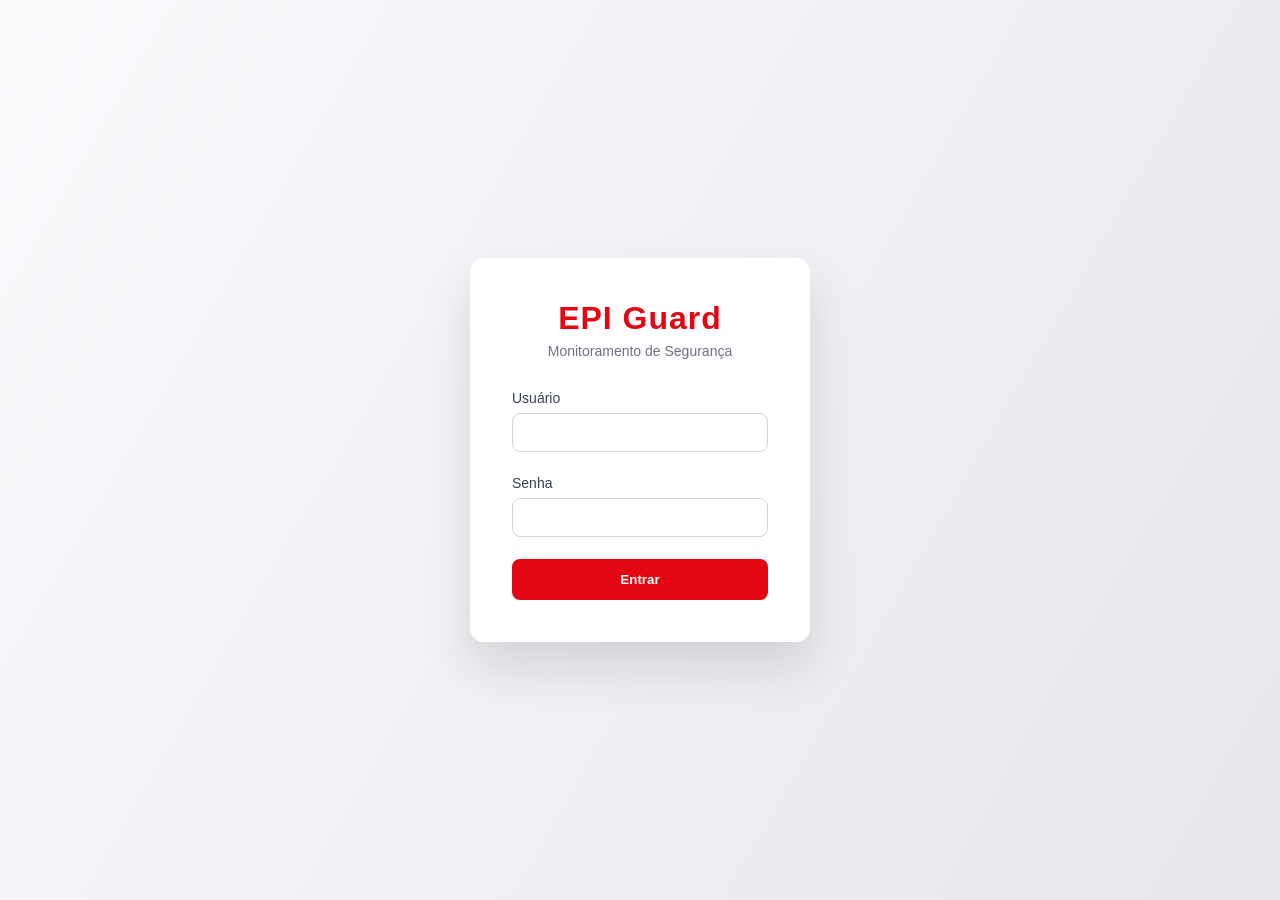
<file: epi2.0/pages/index.html>
<!DOCTYPE html>
<html lang="pt-br">
<head>
    <meta charset="UTF-8">
    <title>Login - EPI Guard</title>
    <link rel="stylesheet" href="../css/index.css">

    <style>
        .login-container {
            transition: transform 0.4s ease, opacity 0.6s ease;
        }
        .login-container.slide-up {
            transform: translateY(-100vh);
            opacity: 0;
        }
        .erro {
            color: red;
            margin-top: 10px;
            font-size: 14px;
        }
    </style>
</head>

<body>

<div class="login-container" id="loginContainer">
    <div class="login-box">
        <h1>EPI Guard</h1>
        <p>Monitoramento de Segurança</p>

        <form method="POST" action="autenticar.php" onsubmit="animarLogin(event)">
            <div class="input-group">
                <label>Usuário</label>
                <input type="text" name="usuario" required>
            </div>

            <div class="input-group">
                <label>Senha</label>
                <input type="password" name="senha" required>
            </div>

            <button type="submit" onclick="entrar()">Entrar</button>

         
        </form>
    </div>
</div>

<script src="../js/index.js" defer></script>

</body>
</html>
</file>
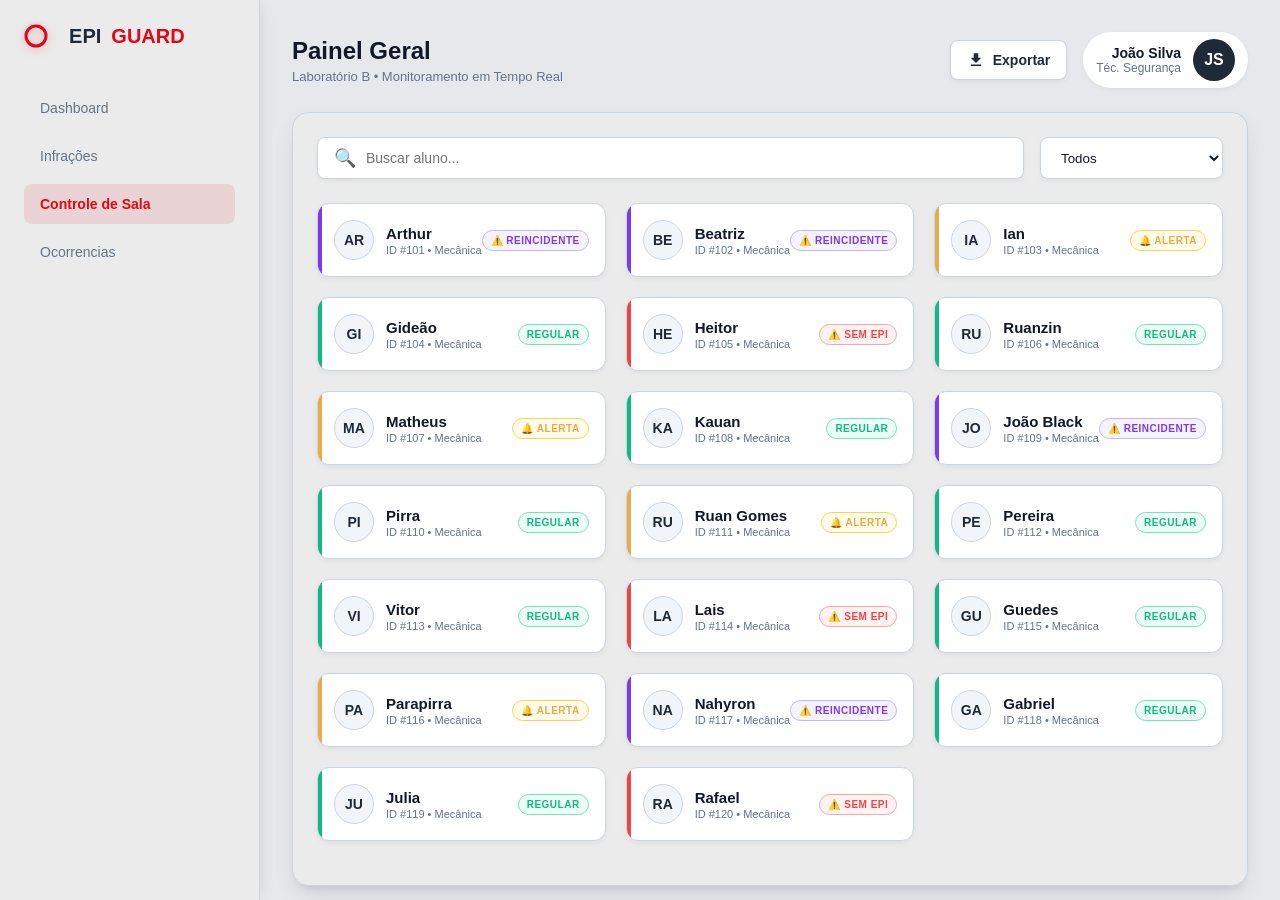
<file: epi2.0/pages/controleSala.html>
<!DOCTYPE html>
<html lang="pt-br">

<head>
    <meta charset="UTF-8">
    <meta name="viewport" content="width=device-width, initial-scale=1.0">
    <title>EPI Guard | Controle de Turma</title>
    <link rel="stylesheet" href="../css/ControleSala.css">
</head>

<body>
    <aside class="sidebar">
        <div class="brand">
            <svg width="24" height="24" viewBox="0 0 24 24" fill="none" stroke="#E30613" stroke-width="3"
                style="filter: drop-shadow(0 2px 4px rgba(227, 6, 19, 0.3));">
                <circle cx="12" cy="12" r="10" />
            </svg>
            &nbsp; EPI <span>GUARD</span>
        </div>
        <nav class="nav-menu">
            <a class="nav-item " href="dashboard.html"> Dashboard</a>
            <a class="nav-item" href="/infraçoes.html"> Infrações</a>
            <a class="nav-item active" href="controleSala.html"> Controle de Sala</a>
            <a class="nav-item" href="/ocorrencias.html">Ocorrencias</a>
        </nav>
    </aside>


    <main class="main-content">
        <header class="header">
            <div class="page-title">
                <h1>Painel Geral</h1>
                <p>Laboratório B • Monitoramento em Tempo Real</p>
            </div>

            <div class="header-actions">
                <button class="btn-export" onclick="exportData()">
                    <svg viewBox="0 0 24 24">
                        <path d="M5 20h14v-2H5v2zM19 9h-4V3H9v6H5l7 7 7-7z" />
                    </svg>
                    Exportar
                </button>

                <div class="user-profile-trigger" id="profileTrigger" onclick="toggleInstructorCard()">
                    <div class="user-info-mini">
                        <span class="user-name">João Silva</span>
                        <span class="user-role">Téc. Segurança</span>
                    </div>
                    <div class="user-avatar">JS</div>
                </div>
            </div>

            <div class="instructor-card" id="instructorCard">
                <div style="margin-bottom: 20px;">
                    <h3>João Silva</h3>
                    <p style="color: #64748B; font-size: 13px;">ID: 9821-BR</p>
                </div>
                <div class="detail-row">
                    <span class="detail-label">Cargo</span>
                    <span class="detail-value">Supervisor</span>
                </div>
                <div class="detail-row">
                    <span class="detail-label">Turno</span>
                    <span class="detail-value">Manhã/Tarde</span>
                </div>
                <div class="detail-row">
                    <span class="detail-label">Status</span>
                    <span class="detail-value" style="color:var(--success)">Online</span>
                </div>
                <button class="btn-close-card" onclick="toggleInstructorCard()">Sair</button>
            </div>
        </header>

        <div class="dashboard-container">
            <div class="content-card">
                <div class="controls-bar">
                    <div class="search-wrapper">
                        <span class="search-icon">🔍</span>
                        <input type="text" class="search-input" id="searchInput" placeholder="Buscar aluno...">
                    </div>
                    <select class="filter-select" id="statusFilter">
                        <option value="all"> Todos</option>
                        <option value="Risk"> Risco Ativo</option>
                        <option value="History"> Histórico</option>
                        <option value="Repeat"> Reincidentes (Crítico)</option>
                        <option value="Safe"> Regulares</option>
                    </select>
                </div>

                <div class="student-list" id="studentList">
                </div>
            </div>
        </div>
    </main>

    <div class="modal-overlay" id="detailModal">
        <div class="modal-content">
            <div class="modal-header">
                <div class="modal-title">
                    <h2 id="modalName">Nome</h2>
                    <p id="modalCourse">Curso</p>
                </div>
                <button class="close-btn" onclick="closeModal()">✕</button>
            </div>

            <h4 style="margin-bottom: 12px; font-size: 14px; color: var(--text-secondary);">Checklist (Tempo Real)</h4>
            <div class="epi-list" id="modalEpiList"></div>

            <div class="modal-actions" id="modalFooterActions">
            </div>
        </div>
    </div>
  <script src="../js/crontroleSala.js" defer></script>
    
</body>

</html>
</file>
<file: epi2.0/css/index.css>
* {
    margin: 0;
    padding: 0;
    box-sizing: border-box;
    font-family: "Segoe UI", Arial, Helvetica, sans-serif;
}

body {
    height: 100vh;
    background: linear-gradient(120deg, #f8fafc, #e5e7eb);
    display: flex;
    align-items: center;
    justify-content: center;
}

/* Container */
.login-container {
    animation: fadeIn 0.8s ease;
}

/* Caixa */
.login-box {
    background: #ffffff;
    padding: 42px;
    width: 340px;
    border-radius: 14px;
    box-shadow: 0 25px 50px rgba(0, 0, 0, 0.12);
    text-align: center;
}

/* Título */
.login-box h1 {
    color: #E30613;
    margin-bottom: 6px;
    font-weight: 700;
    letter-spacing: 1px;
}

.login-box p {
    font-size: 14px;
    color: #6b7280;
    margin-bottom: 30px;
}

/* Inputs */
.input-group {
    text-align: left;
    margin-bottom: 22px;
}

.input-group label {
    font-size: 14px;
    color: #374151;
}

.input-group input {
    width: 100%;
    padding: 11px;
    margin-top: 6px;
    border-radius: 8px;
    border: 1px solid #d1d5db;
    outline: none;
    transition: all 0.3s ease;
}

.input-group input:focus {
    border-color: #E30613;
    box-shadow: 0 0 0 3px rgba(227, 6, 19, 0.15);
}

/* Botão */
button {
    width: 100%;
    padding: 13px;
    background: #E30613;
    color: #ffffff;
    font-weight: bold;
    border: none;
    border-radius: 8px;
    cursor: pointer;
    transition: all 0.3s ease;
}

button:hover {
    background: #c20510;
    transform: translateY(-2px);
    box-shadow: 0 12px 20px rgba(227, 6, 19, 0.35);
}

button:active {
    transform: translateY(0);
    box-shadow: 0 6px 12px rgba(227, 6, 19, 0.25);
}

/* Animação */
@keyframes fadeIn {
    from {
        opacity: 0;
        transform: translateY(20px);
    }

    to {
        opacity: 1;
        transform: translateY(0);
    }
}

a {
    font-style: none;
    color: white;
    text-decoration: none;

}

/* --- MANTENHA O SEU 'body' COMO ESTÁ --- */

/* Adicione apenas isto para a SAÍDA (Slide para a Esquerda) */
body.page-exit {
    /* Sobrescreve a animação de entrada e inicia a de saída */
    animation: pageSlideOut 0.4s cubic-bezier(0.5, 0, 0.1, 1) forwards;
    pointer-events: none;
    /* Bloqueia cliques durante a saída */
}

@keyframes pageSlideOut {
    0% {
        opacity: 1;
        transform: translateX(0);
    }

    100% {
        opacity: 0;
        transform: translateX(-80px);
        /* Desliza para a esquerda */
    }
}
</file>
<file: epi2.0/css/ControleSala.css>
/* --- 1. VARIÁVEIS E RESET (Visual Novo - Igual Referência) --- */
        :root {
            --primary: #E30613;
            /* Vermelho SENAI */
            --primary-dark: #bf040f;
            --primary-light: rgba(227, 6, 19, 0.1);
            --secondary: #1F2937;
            --text-main: #111827;
            --text-muted: #64748B;

            /* Fundo e Cards Novos */
            --bg-body: #e6e8ec;
            --bg-card: #ebebeb;
            --bg-white: #ffffff;

            --success: #10B981;
            --danger: #EF4444;
            --warning: #e6ac48;
            --repeat: #7C3AED;
            /* Roxo para reincidentes */

            /* Bordas e Raios */
            --border: #CBD5E1;
            --radius: 16px;
        }

        * {
            margin: 0;
            padding: 0;
            box-sizing: border-box;
            font-family: 'Inter', sans-serif;
        }

        body {
            background-color: var(--bg-body);
            display: flex;
            height: 100vh;
            overflow: hidden;
            color: var(--text-main);
        }

        /* --- 2. SIDEBAR (PADRÃO NOVO) --- */
        .sidebar {
            width: 260px;
            background: var(--bg-card);
            padding: 24px;
            display: flex;
            flex-direction: column;
            border-right: 1px solid var(--border);
            flex-shrink: 0;
            box-shadow: 4px 0 15px -5px rgba(0, 0, 0, 0.1);
            z-index: 10;
        }

        .brand {
            display: flex;
            align-items: center;
            gap: 10px;
            font-size: 20px;
            font-weight: 800;
            color: var(--secondary);
            margin-bottom: 40px;
        }

        .brand span {
            color: var(--primary);
        }

        .nav-menu {
            display: flex;
            flex-direction: column;
            gap: 8px;
        }

        .nav-item {
            display: flex;
            align-items: center;
            gap: 12px;
            padding: 12px 16px;
            color: var(--text-muted);
            text-decoration: none;
            border-radius: 8px;
            font-size: 14px;
            font-weight: 500;
            transition: 0.2s;
        }

        .nav-item:hover,
        .nav-item.active {
            background-color: var(--primary-light);
            color: var(--primary);
            font-weight: 700;
        }

        /* --- 3. MAIN CONTENT & HEADER --- */
        .main-content {
            flex: 1;
            padding: 32px;
            overflow-y: auto;
            display: flex;
            flex-direction: column;
            gap: 24px;
        }

        .header {
            display: flex;
            justify-content: space-between;
            align-items: center;
        }

        .page-title h1 {
            font-size: 24px;
            font-weight: 700;
        }

        .page-title p {
            font-size: 13px;
            color: var(--text-muted);
            margin-top: 4px;
        }

        .header-actions {
            display: flex;
            align-items: center;
            gap: 16px;
        }

        .btn-export {
            display: flex;
            align-items: center;
            gap: 8px;
            background: white;
            border: 1px solid var(--border);
            padding: 10px 16px;
            border-radius: 8px;
            font-size: 14px;
            font-weight: 600;
            cursor: pointer;
            transition: all 0.2s;
            color: var(--secondary);
            box-shadow: 0 2px 4px rgba(0, 0, 0, 0.05);
        }

        .btn-export:hover {
            border-color: var(--primary);
            color: var(--primary);
            box-shadow: 0 4px 8px rgba(227, 6, 19, 0.15);
        }

        .btn-export svg {
            width: 18px;
            height: 18px;
            fill: currentColor;
        }

        /* Perfil */
        .user-profile-trigger {
            display: flex;
            align-items: center;
            gap: 12px;
            cursor: pointer;
            padding: 6px 12px;
            border-radius: 50px;
            border: 1px solid transparent;
            transition: 0.2s;
            background: white;
            box-shadow: 0 2px 5px rgba(0, 0, 0, 0.05);
        }

        .user-profile-trigger:hover {
            border-color: var(--border);
            box-shadow: 0 4px 10px rgba(0, 0, 0, 0.1);
        }

        .user-info-mini {
            text-align: right;
        }

        .user-name {
            display: block;
            font-size: 14px;
            font-weight: 700;
            color: var(--text-main);
        }

        .user-role {
            display: block;
            font-size: 12px;
            color: var(--text-muted);
        }

        .user-avatar {
            width: 42px;
            height: 42px;
            background: var(--secondary);
            color: white;
            border-radius: 50%;
            display: flex;
            align-items: center;
            justify-content: center;
            font-weight: 700;
            font-size: 16px;
        }

        /* Popup Instrutor */
        .instructor-card {
            position: absolute;
            top: 90px;
            right: 32px;
            width: 320px;
            background: white;
            padding: 24px;
            border-radius: 16px;
            box-shadow: 0 20px 50px -10px rgba(0, 0, 0, 0.25);
            border: 1px solid var(--border);
            display: none;
            z-index: 100;
            animation: slideIn 0.2s ease;
        }

        .instructor-card.active {
            display: block;
        }

        @keyframes slideIn {
            from {
                opacity: 0;
                transform: translateY(-10px);
            }

            to {
                opacity: 1;
                transform: translateY(0);
            }
        }

        .detail-row {
            display: flex;
            justify-content: space-between;
            margin-bottom: 12px;
            font-size: 14px;
            border-bottom: 1px solid var(--border);
            padding-bottom: 8px;
        }

        .detail-label {
            color: var(--text-muted);
        }

        .detail-value {
            font-weight: 600;
            color: var(--secondary);
        }

        .btn-close-card {
            width: 100%;
            padding: 10px;
            margin-top: 15px;
            background: #f1f5f9;
            border: none;
            border-radius: 8px;
            color: var(--text-muted);
            cursor: pointer;
            font-weight: 600;
            transition: 0.2s;
        }

        .btn-close-card:hover {
            background: #e2e8f0;
            color: var(--secondary);
        }

        /* --- 4. ÁREA DE CONTEÚDO (TURMA) --- */

        .dashboard-container {
            display: flex;
            flex-direction: column;
            gap: 20px;
        }

        /* CARD PRINCIPAL (Estilo da Referência aplicado ao content-card) */
        .content-card {
            background: var(--bg-card);
            border-radius: var(--radius);
            padding: 24px;
            /* Sombra forte e borda nítida da referência */
            box-shadow: 0 10px 25px -5px rgba(0, 0, 0, 0.1), 0 8px 10px -6px rgba(0, 0, 0, 0.1);
            border: 1px solid var(--border);
            min-height: 500px;
            /* Altura mínima para ficar bonito */
        }

        /* BARRA DE CONTROLES (Search e Filter) */
        .controls-bar {
            display: flex;
            justify-content: space-between;
            margin-bottom: 24px;
            gap: 16px;
            flex-wrap: wrap;
        }

        .search-wrapper {
            flex: 1;
            display: flex;
            align-items: center;
            background: white;
            border: 1px solid var(--border);
            border-radius: 8px;
            padding: 0 16px;
            box-shadow: 0 2px 4px rgba(0, 0, 0, 0.05);
            transition: 0.2s;
        }

        .search-wrapper:focus-within {
            border-color: var(--primary);
            box-shadow: 0 0 0 3px var(--primary-light);
        }

        .search-icon {
            font-size: 18px;
            color: var(--text-muted);
            margin-right: 10px;
        }

        .search-input {
            border: none;
            outline: none;
            width: 100%;
            padding: 12px 0;
            font-size: 14px;
            color: var(--text-main);
        }

        .filter-select {
            padding: 10px 16px;
            border-radius: 8px;
            border: 1px solid var(--border);
            background: white;
            color: var(--text-main);
            font-weight: 500;
            cursor: pointer;
            box-shadow: 0 2px 4px rgba(0, 0, 0, 0.05);
            outline: none;
            transition: 0.2s;
        }

        .filter-select:hover {
            border-color: var(--primary);
        }

        /* --- 5. GRID DE ALUNOS --- */
        .student-list {
            display: grid;
            grid-template-columns: repeat(auto-fill, minmax(280px, 1fr));
            gap: 20px;
            padding-bottom: 20px;
        }

        /* CARD DE ALUNO (Estilo adaptado para "Mini Cards" dentro do painel) */
        .student-card {
            background: var(--bg-white);
            border: 1px solid var(--border);
            border-radius: 12px;
            padding: 16px;
            cursor: pointer;
            display: flex;
            justify-content: space-between;
            align-items: center;
            transition: all 0.3s cubic-bezier(0.25, 0.8, 0.25, 1);
            animation: fadeIn 0.4s ease forwards;
            opacity: 0;
            position: relative;
            overflow: hidden;
            /* Sombra leve inicial */
            box-shadow: 0 2px 5px rgba(0, 0, 0, 0.05);
        }

        @keyframes fadeIn {
            from {
                opacity: 0;
                transform: translateY(10px);
            }

            to {
                opacity: 1;
                transform: translateY(0);
            }
        }

        .student-card:hover {
            transform: translateY(-4px);
            /* Sombra forte no hover (Vibe da referência) */
            box-shadow: 0 15px 30px -5px rgba(0, 0, 0, 0.15), 0 8px 10px -5px rgba(0, 0, 0, 0.1);
            border-color: var(--primary);
        }

        /* Border Left colorido por status */
        .student-card::before {
            content: '';
            position: absolute;
            left: 0;
            top: 0;
            bottom: 0;
            width: 4px;
            background: var(--border);
            transition: 0.3s;
        }

        .student-card.is-risk::before {
            background: var(--danger);
        }

        .student-card.is-repeat::before {
            background: var(--repeat);
        }

        .student-card.is-history::before {
            background: var(--warning);
        }

        .student-card:not(.is-risk):not(.is-repeat):not(.is-history)::before {
            background: var(--success);
        }

        .card-info {
            display: flex;
            align-items: center;
            gap: 12px;
        }

        .avatar-placeholder {
            width: 40px;
            height: 40px;
            background: #F1F5F9;
            color: var(--secondary);
            border-radius: 50%;
            display: flex;
            align-items: center;
            justify-content: center;
            font-weight: 700;
            font-size: 14px;
            border: 1px solid var(--border);
        }

        .info-text h3 {
            font-size: 15px;
            font-weight: 700;
            color: var(--text-main);
            margin-bottom: 2px;
        }

        .info-text span {
            font-size: 11px;
            color: var(--text-muted);
            display: block;
        }

        /* Status Pills */
        .status-pill {
            font-size: 10px;
            font-weight: 700;
            padding: 4px 8px;
            border-radius: 20px;
            text-transform: uppercase;
            letter-spacing: 0.5px;
        }

        .status-risk {
            background: #FEF2F2;
            color: var(--danger);
            border: 1px solid #FCA5A5;
        }

        .status-repeat {
            background: #F5F3FF;
            color: var(--repeat);
            border: 1px solid #C4B5FD;
        }

        .status-history {
            background: #FFFBEB;
            color: var(--warning);
            border: 1px solid #FCD34D;
        }

        .status-ok {
            background: #ECFDF5;
            color: var(--success);
            border: 1px solid #6EE7B7;
        }

        /* --- 6. MODAL (Visual Novo) --- */
        .modal-overlay {
            position: fixed;
            top: 0;
            left: 0;
            width: 100%;
            height: 100%;
            background: rgba(31, 41, 55, 0.6);
            backdrop-filter: blur(4px);
            z-index: 1000;
            display: none;
            justify-content: center;
            align-items: center;
            opacity: 0;
            transition: opacity 0.3s ease;
        }

        .modal-overlay.open {
            display: flex;
            opacity: 1;
        }

        .modal-content {
            background: white;
            width: 100%;
            max-width: 500px;
            border-radius: 16px;
            padding: 32px;
            box-shadow: 0 25px 50px -12px rgba(0, 0, 0, 0.25);
            transform: scale(0.95);
            transition: transform 0.3s ease;
            border: 1px solid var(--border);
        }

        .modal-overlay.open .modal-content {
            transform: scale(1);
        }

        .modal-header {
            display: flex;
            justify-content: space-between;
            align-items: flex-start;
            margin-bottom: 24px;
            border-bottom: 1px solid var(--border);
            padding-bottom: 16px;
        }

        .modal-title h2 {
            font-size: 22px;
            font-weight: 800;
            color: var(--secondary);
        }

        .modal-title p {
            color: var(--text-muted);
            font-size: 14px;
        }

        .close-btn {
            background: none;
            border: none;
            font-size: 24px;
            color: var(--text-muted);
            cursor: pointer;
            transition: 0.2s;
        }

        .close-btn:hover {
            color: var(--danger);
            transform: rotate(90deg);
        }

        .epi-list {
            display: grid;
            grid-template-columns: 1fr 1fr;
            gap: 12px;
            margin-bottom: 24px;
        }

        .epi-item {
            padding: 10px 14px;
            border-radius: 8px;
            border: 1px solid var(--border);
            display: flex;
            justify-content: space-between;
            align-items: center;
            font-size: 14px;
        }

        .epi-item.missing {
            background: #FEF2F2;
            border-color: #FECACA;
            color: #bb4848;
            font-weight: 600;
        }

        .epi-item.ok {
            background: #F8FAFC;
            color: var(--text-muted);
        }

        .modal-actions {
            display: flex;
            flex-direction: column;
            gap: 10px;
        }

        .btn {
            width: 100%;
            padding: 12px;
            border-radius: 8px;
            font-weight: 600;
            cursor: pointer;
            text-align: center;
            text-decoration: none;
            border: none;
            font-size: 14px;
            transition: 0.2s;
        }

        .btn-danger {
            background: var(--danger);
            color: white;
            box-shadow: 0 4px 6px -1px rgba(239, 68, 68, 0.3);
        }

        .btn-danger:hover {
            background: #DC2626;
            transform: translateY(-2px);
        }

        .btn-warning {
            background: var(--warning);
            color: #78350F;
            box-shadow: 0 4px 6px -1px rgba(245, 158, 11, 0.3);
        }

        .btn-warning:hover {
            filter: brightness(0.95);
            transform: translateY(-2px);
        }

        .btn-primary {
            background: white;
            border: 1px solid var(--border);
            color: var(--secondary);
        }

        .btn-primary:hover {
            border-color: var(--primary);
            color: var(--primary);
        }

        /* Transição de Página */
        .page-exit {
            opacity: 0;
            transform: translateY(-10px);
            transition: opacity 0.4s ease, transform 0.4s ease;
        }
</file>
